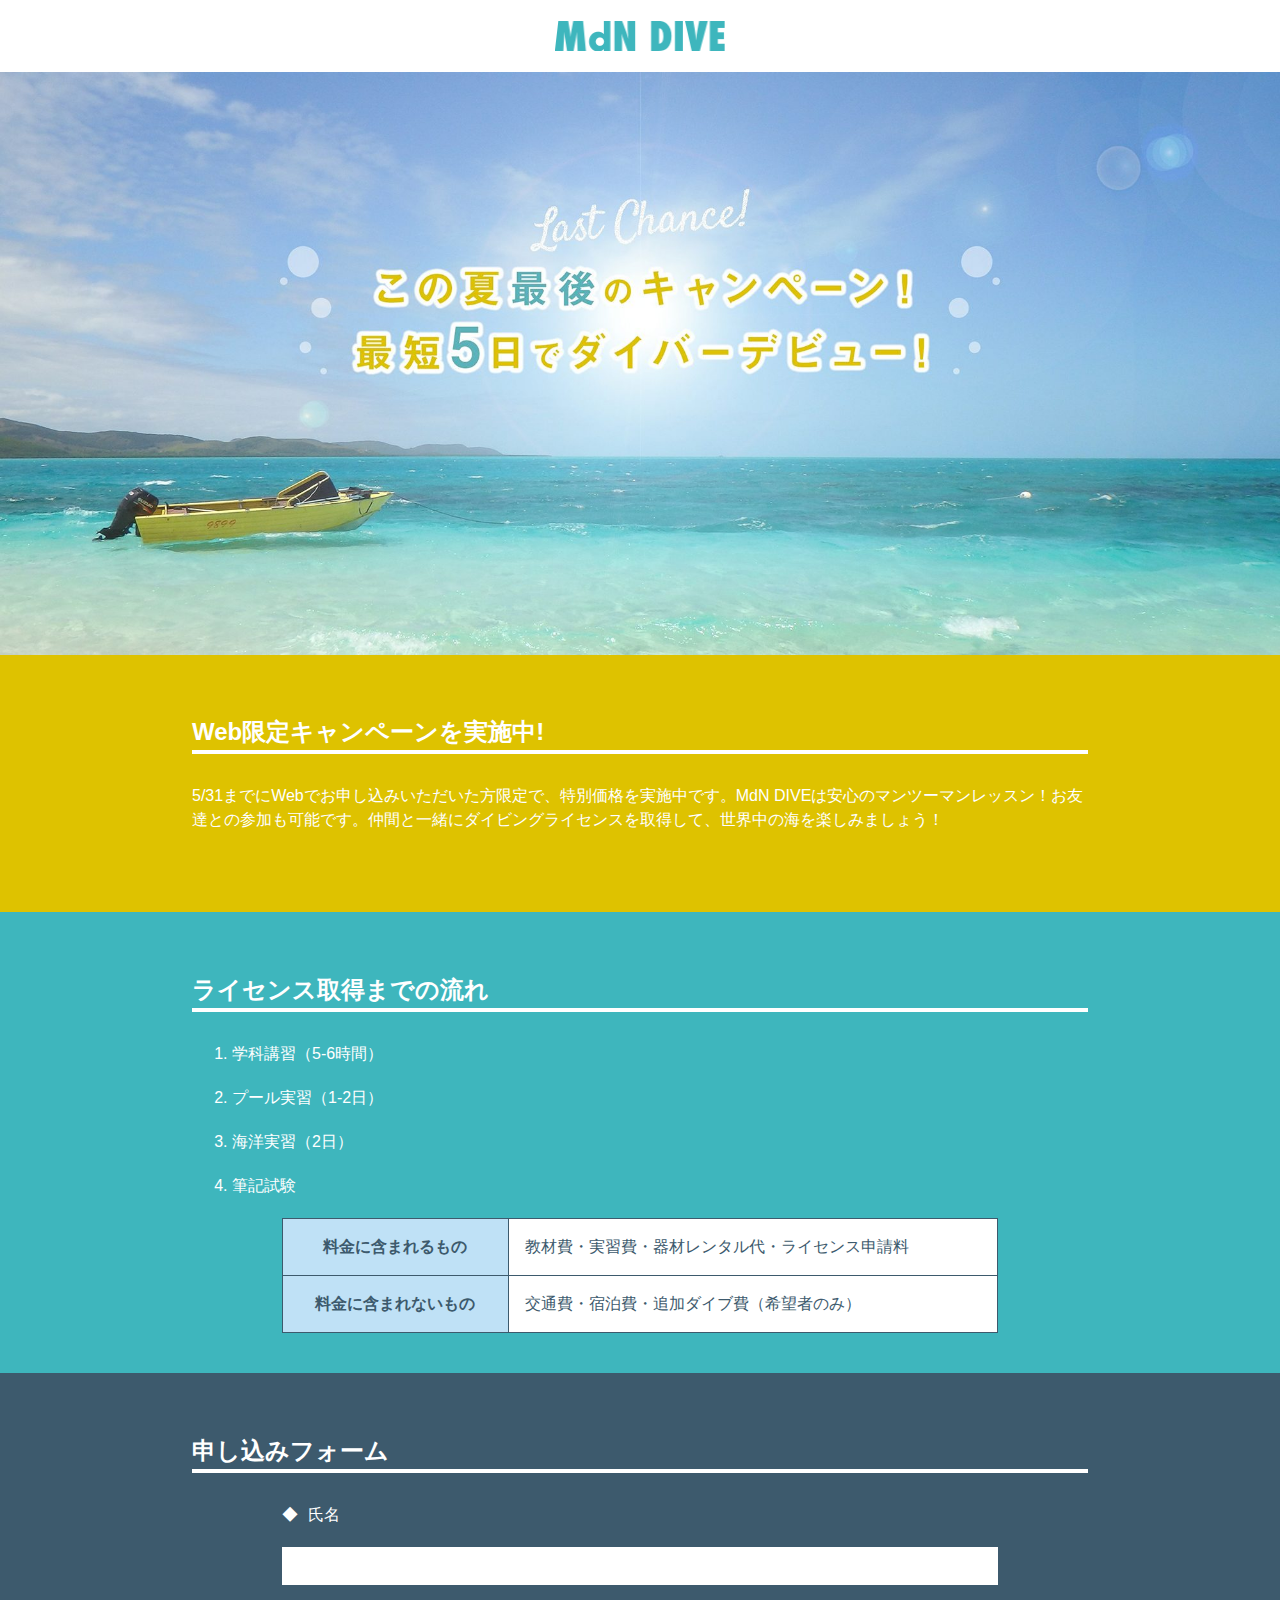
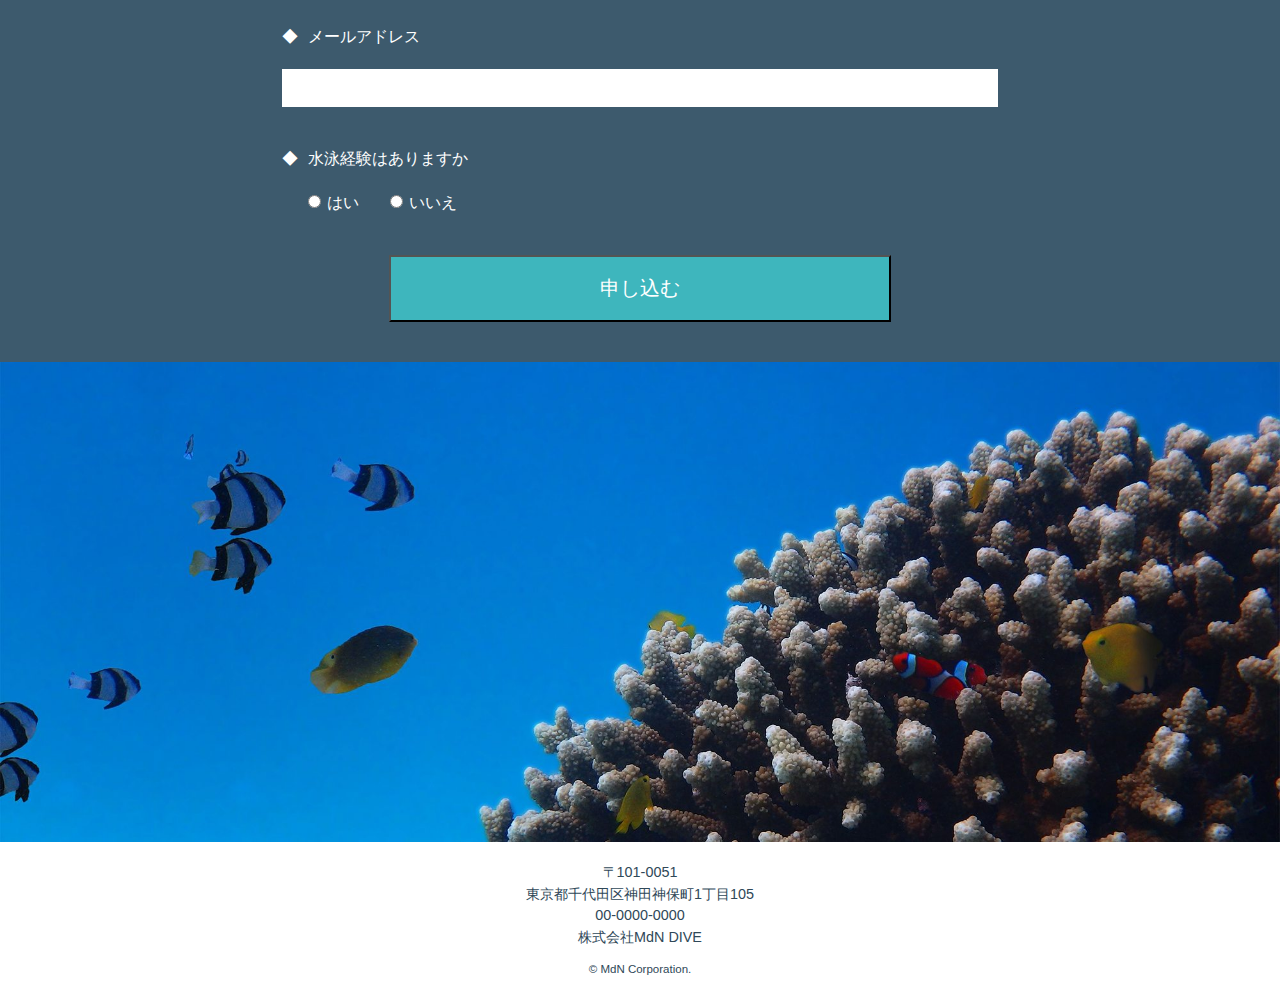
<file: index.html>
<!DOCTYPE html>
<html lang="ja">

<head>
    <meta charset="utf-8">
    <title>
        最短5日でダイバーデビュー! - MdN DIVE
    </title>
    <meta name="description" content="MdN DIVEは千代田区にあるマンツーマンダイビングスクールです。5/31までWeb限定キャンペーンを実施中!">
    <!--descriptionの中身が、titleの下の短い説明の部分にあたる-->
    <link rel="stylesheet" href="css/normalize.css">
    <link rel="stylesheet" href="css/style.css">
</head>

<body>
    <header>
        <h1>
            <img src="img/logo.png" alt="ロゴ：MdN DIVE">
        </h1>
    </header>

    <main>
        <div class="mv-area">
            <img src="img/photo_01.jpg" alt="この夏最後のキャンペーン！最短5日でダイバーデビュー！">
        </div>

        <section>
            <div class="section-inner">
                <h2>
                    Web限定キャンペーンを実施中!
                </h2>
                <p>
                    5/31までにWebでお申し込みいただいた方限定で、特別価格を実施中です。MdN
                    DIVEは安心のマンツーマンレッスン！お友達との参加も可能です。仲間と一緒にダイビングライセンスを取得して、世界中の海を楽しみましょう！
                </p>
            </div>
            <!--innerは内側などの意味であり、よく使う-->
        </section>

        <section>
            <div class="section-inner">
                <h2>ライセンス取得までの流れ</h2>
                <ol>
                    <li>
                        学科講習（5-6時間）
                    </li>
                    <li>
                        プール実習（1-2日）
                    </li>
                    <li>
                        海洋実習（2日）
                    </li>
                    <li>
                        筆記試験
                    </li>
                </ol>
                <!--olの中にもliを利用する-->
                <!--olはナンバリングするもの-->

                <table>
                    <tr>
                        <th>
                            料金に含まれるもの
                        </th>
                        <td>
                            教材費・実習費・器材レンタル代・ライセンス申請料
                        </td>
                    </tr>
                    <tr>
                        <th>
                            料金に含まれないもの
                        </th>
                        <td>
                            交通費・宿泊費・追加ダイブ費（希望者のみ）
                        </td>
                    </tr>
                    <!--tr=table rowの略-->
                </table>
            </div>
        </section>

        <section>
            <div class="section-inner">
                <h2>申し込みフォーム</h2>
                <form action="program.php" method="post">
                    <dl>
                        <dt><label for="user-name">氏名</label></dt>
                        <!--用語-->
                        <dd><input name="user-name" id="user-name" type="text"></dd>
                        <!--説明-->

                        <dt><label for="user-email">メールアドレス</label></dt>
                        <dd><input name="user-email" id="user-email" type="text"></dd>

                        <dt>水泳経験はありますか</dt>
                        <dd>
                            <input type="radio" name="swim" value="はい" id="swim-yes"><label for="swim-yes">はい</label>
                            <input type="radio" name="swim" value="いいえ" id="swim-no"><label for="swim-no">いいえ</label>
                            <!--labelを利用することで、当効果を文字にも導入させることができる-->
                        </dd>
                        <!--返しタグのないものには、かならずと言っていい程に属性が入る-->
                    </dl>
                    <!--Q&Aなど、質問をdt、回答をddとしたりする。dlはその頭。説明リストとして使われる-->
                    <!--主に対になっているものを扱う場合によく使う-->

                    <div class="form-submit">
                        <button name="submit" id="submit" type="submit">申し込む</button>
                    </div>
                </form>
            </div>
        </section>
        <!--見出しがあるところにはセクションを加える-->

        <div class="form-img-area">
            <img src="img/photo_02.jpg" alt="写真：サンゴ礁と熱帯魚">
        </div>
    </main>

    <footer>
        <address>
            〒101-0051<br>
            東京都千代田区神田神保町1丁目105<br>
            00-0000-0000<br>
            株式会社MdN DIVE
        </address>

        <small>&copy; MdN Corporation.</small>
    </footer>
</body>

</html>
</file>
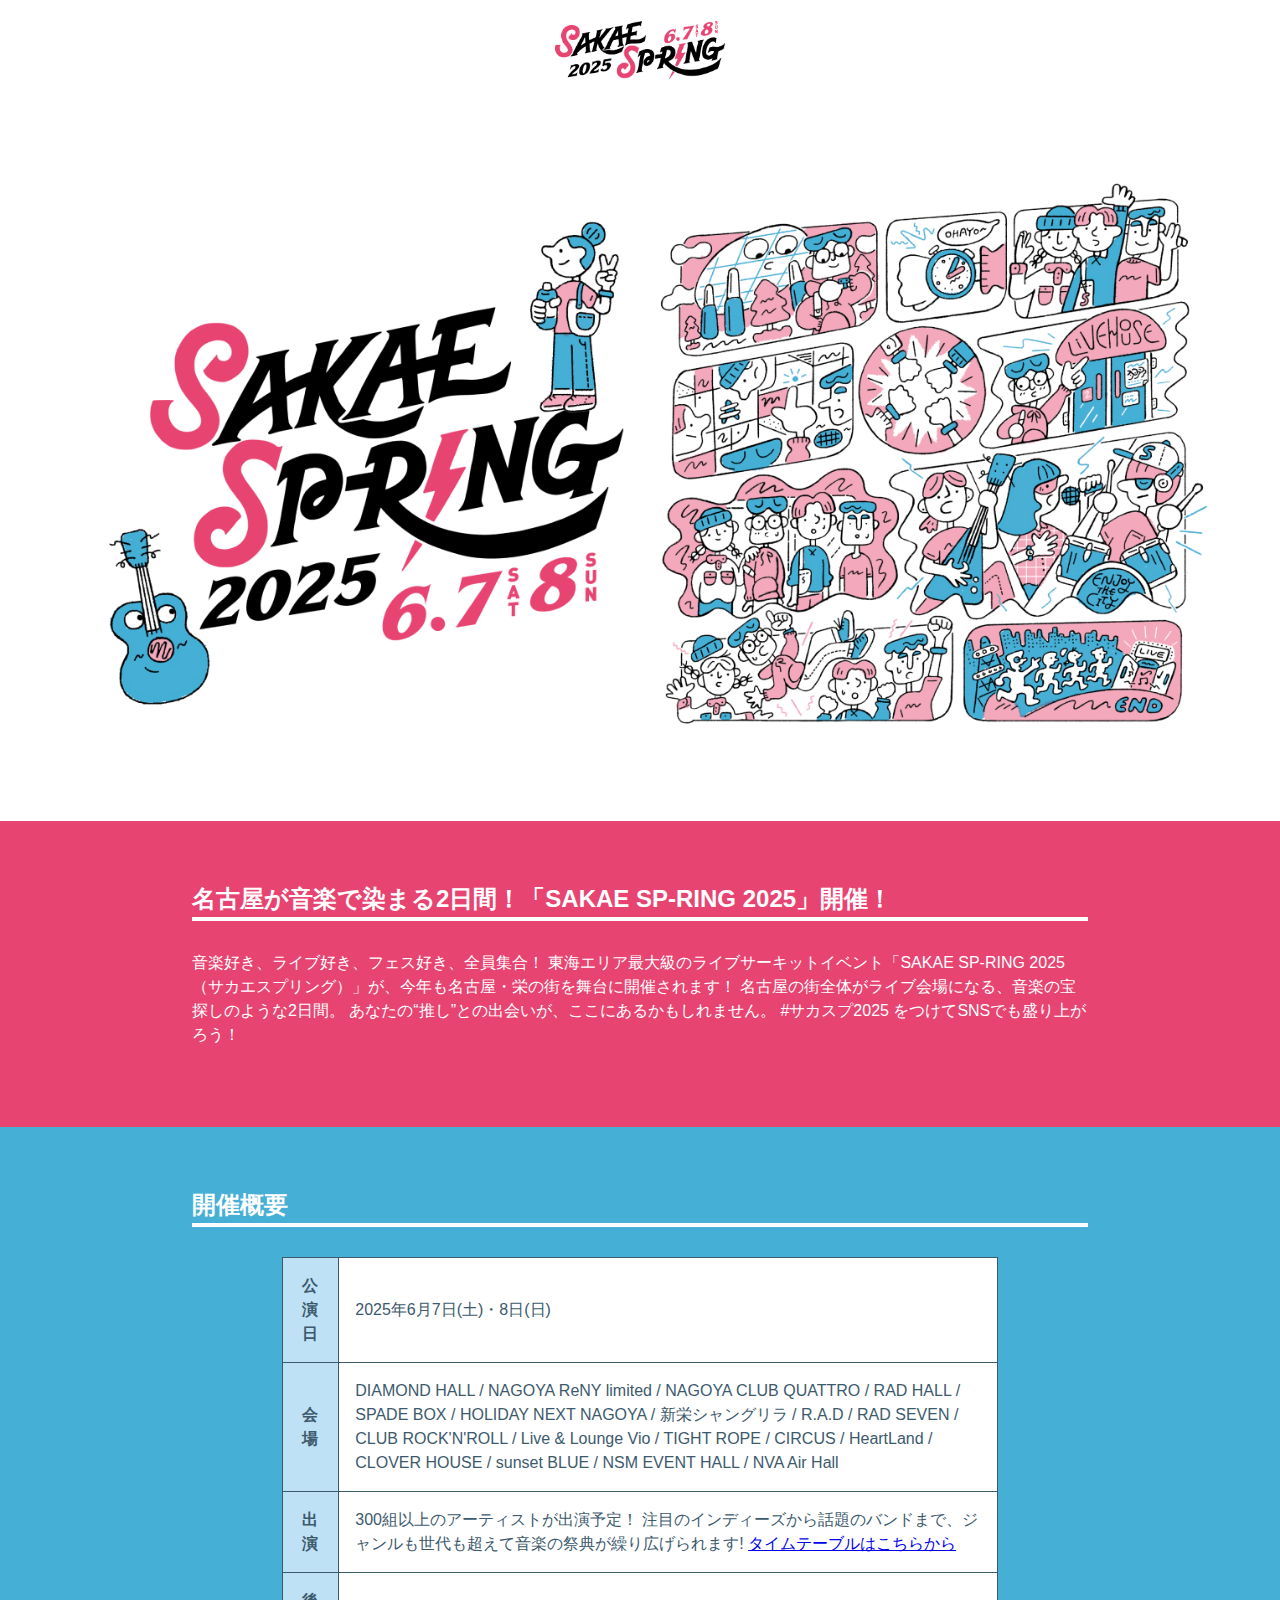
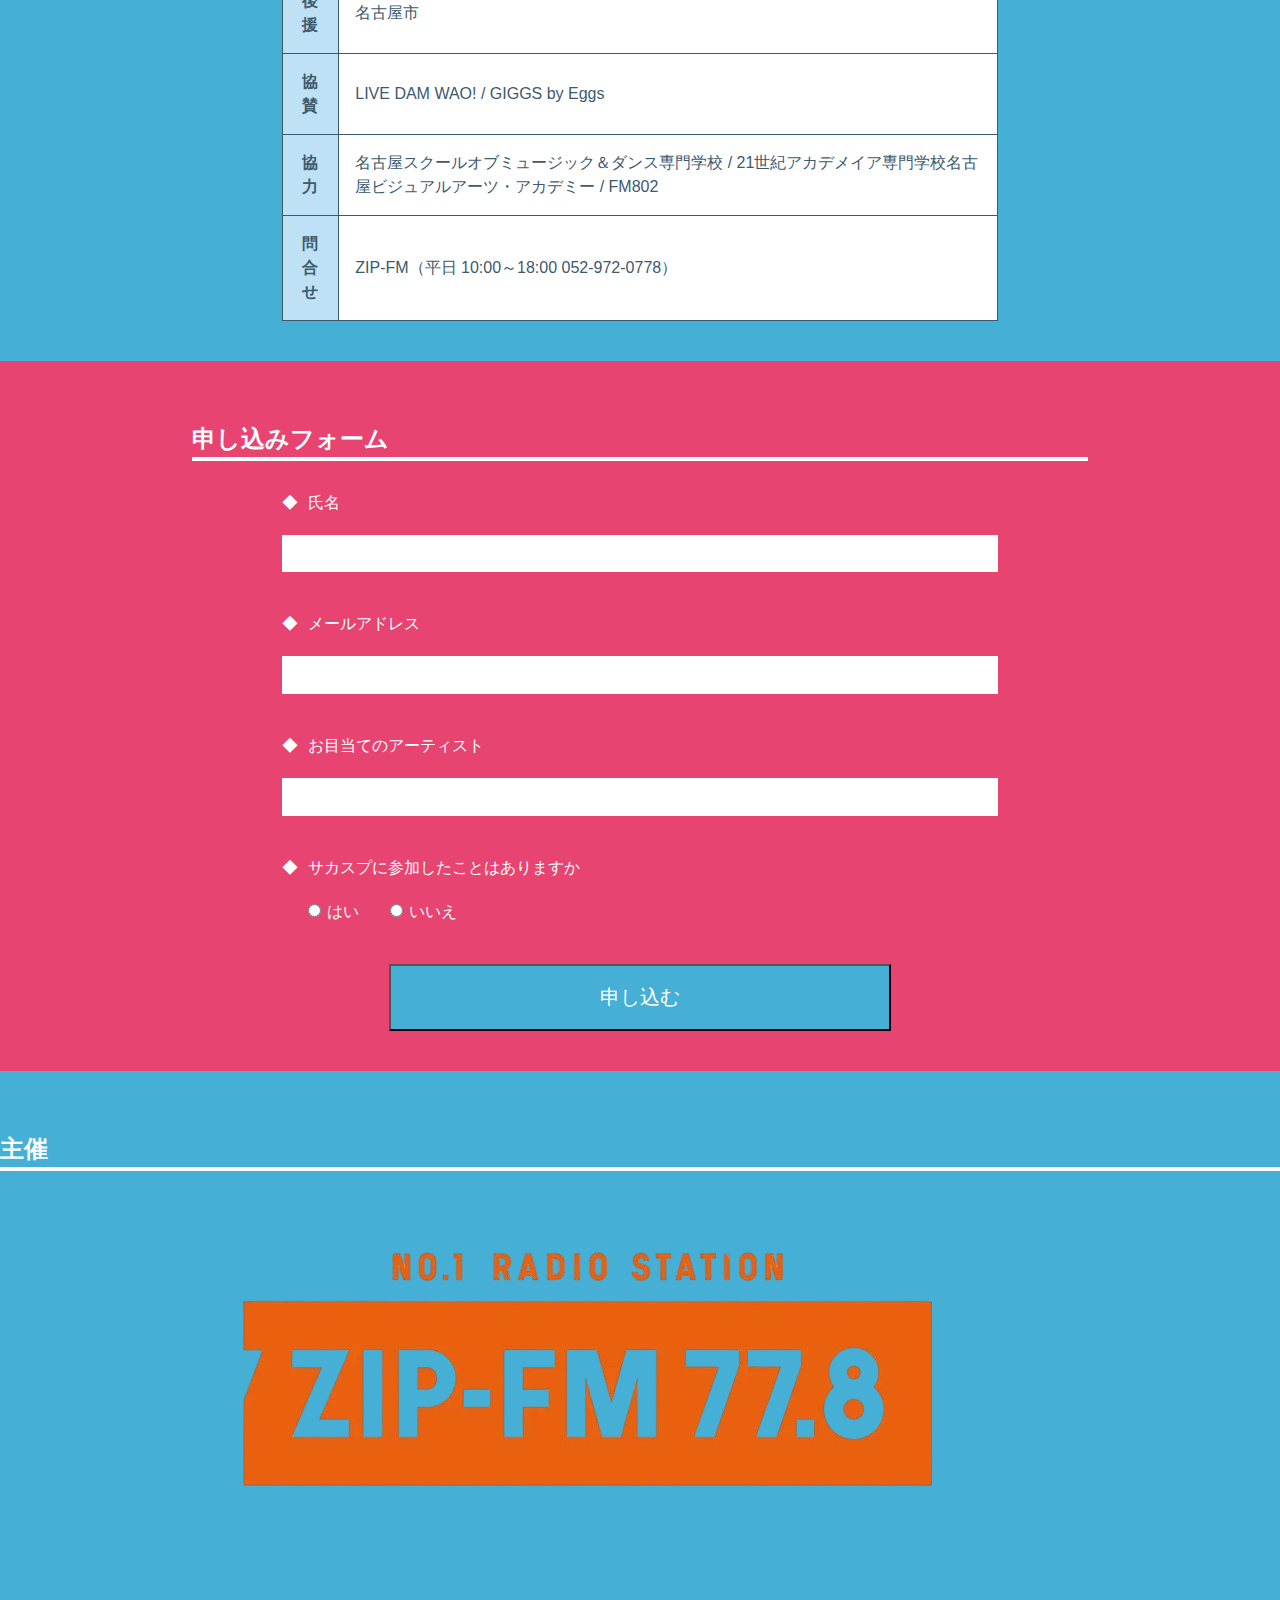
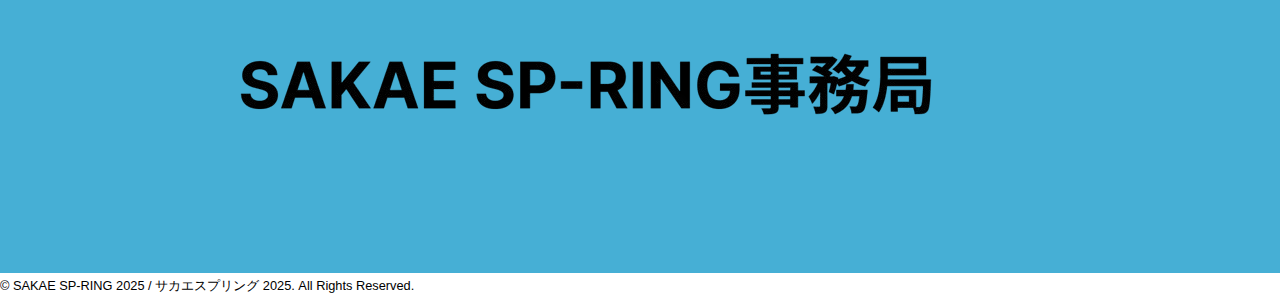
<file: orizinal/index.html>
<!DOCTYPE html>
<html lang="ja">

<head>
    <meta charset="utf-8">
    <title>
        SAKAE SP-RING 2025
    </title>
    <meta name="description" content="MdN DIVEは千代田区にあるマンツーマンダイビングスクールです。5/31までWeb限定キャンペーンを実施中!">
    <link rel="stylesheet" href="css/normalize.css">
    <link rel="stylesheet" href="css/style.css">
</head>

<body>
    <header>
        <h1>
            <img src="img/logo1.png" alt="ロゴ：SAKAE SPRING">
        </h1>
    </header>

    <main>
        <div class="mv-area">
            <img src="img/photo3.png" alt="サカスプ2025">
        </div>

        <section>
            <div class="section-inner">
                <h2>
                    名古屋が音楽で染まる2日間！「SAKAE SP-RING 2025」開催！
                </h2>
                <p>
                    音楽好き、ライブ好き、フェス好き、全員集合！
                    東海エリア最大級のライブサーキットイベント「SAKAE SP-RING 2025（サカエスプリング）」が、今年も名古屋・栄の街を舞台に開催されます！
                    名古屋の街全体がライブ会場になる、音楽の宝探しのような2日間。
                    あなたの“推し”との出会いが、ここにあるかもしれません。
                    #サカスプ2025 をつけてSNSでも盛り上がろう！
                </p>
            </div>
        </section>

        <section>
            <div class="section-inner">
                <h2>開催概要</h2>
                <!-- <ol>
                    <li>
                        学科講習（5-6時間）
                    </li>
                    <li>
                        プール実習（1-2日）
                    </li>
                    <li>
                        海洋実習（2日）
                    </li>
                    <li>
                        筆記試験
                    </li>
                </ol> -->

                <table>
                    <tr>
                        <th>
                            公演日
                        </th>
                        <td>
                            2025年6月7日(土)・8日(日)
                        </td>
                    </tr>
                    <tr>
                        <th>
                            会場
                        </th>
                        <td>
                            DIAMOND HALL / NAGOYA ReNY limited / NAGOYA CLUB QUATTRO / RAD HALL / SPADE BOX / HOLIDAY
                            NEXT NAGOYA / 新栄シャングリラ / R.A.D / RAD SEVEN / CLUB ROCK'N'ROLL / Live & Lounge Vio / TIGHT
                            ROPE / CIRCUS / HeartLand / CLOVER HOUSE / sunset BLUE / NSM EVENT HALL / NVA Air Hall
                        </td>
                    </tr>
                    <tr>
                        <th>
                            出演
                        </th>
                        <td>
                            300組以上のアーティストが出演予定！
                            注目のインディーズから話題のバンドまで、ジャンルも世代も超えて音楽の祭典が繰り広げられます!
                            <a href="img/TimeTable.jpg">タイムテーブルはこちらから</a>
                        </td>
                    </tr>
                    <tr>
                        <th>
                            後援
                        </th>
                        <td>
                            名古屋市
                        </td>
                    </tr>
                    <tr>
                        <th>
                            協賛
                        </th>
                        <td>
                            LIVE DAM WAO! / GIGGS by Eggs
                        </td>
                    </tr>
                    <tr>
                        <th>
                            協力
                        </th>
                        <td>
                            名古屋スクールオブミュージック＆ダンス専門学校 / 21世紀アカデメイア専門学校名古屋ビジュアルアーツ・アカデミー / FM802
                        </td>
                    </tr>
                    <tr>
                        <th>
                            問合せ
                        </th>
                        <td>
                            ZIP-FM（平日 10:00～18:00 052-972-0778）
                        </td>
                    </tr>
                </table>
            </div>
        </section>

        <section>
            <div class="section-inner">
                <h2>申し込みフォーム</h2>
                <form action="program.php" method="post">
                    <dl>
                        <dt><label for="user-name">氏名</label></dt>
                        <dd><input name="user-name" id="user-name" type="text"></dd>

                        <dt><label for="user-email">メールアドレス</label></dt>
                        <dd><input name="user-email" id="user-email" type="text"></dd>

                        <dt><label for="user-artist">お目当てのアーティスト</label></dt>
                        <dd><input name="user-artist" id="user-artist" type="text"></dd>


                        <dt>サカスプに参加したことはありますか</dt>
                        <dd>
                            <input type="radio" name="swim" value="はい" id="swim-yes"><label for="swim-yes">はい</label>
                            <input type="radio" name="swim" value="いいえ" id="swim-no"><label for="swim-no">いいえ</label>
                        </dd>
                    </dl>

                    <div class="form-submit">
                        <button name="submit" id="submit" type="submit">申し込む</button>
                    </div>
                </form>
            </div>
        </section>
        <section>
            <h2>主催</h2>
            <div class="section-inner">
                <img src="img/ZIP-FM.webp" alt="ZIP-FM">
                <img src="img/sakae-zimu.webp" alt="サカエスプリング事務局">
            </div>    
        </section>
    </main>

    <!-- <footer>
        <address>
            〒101-0051<br>
            東京都千代田区神田神保町1丁目105<br>
            00-0000-0000<br>
            株式会社MdN DIVE
        </address> -->

        <small>&copy; SAKAE SP-RING 2025 / サカエスプリング 2025. All Rights Reserved.</small>
    </footer>
</body>

</html>
</file>
<file: css/style.css>
@charset "utf-8";


/*----- 共通設定 -----*/
*{
    box-sizing: border-box;
}


body{
    font-family: "ヒラギノ角ゴ ProN", Meiryo, sans-serif;
    font-weight: 400;
    font-size: 16px;
    line-height: 1.5;
}


img{
    display: block;

}


/*----- HEADER MV -----*/
header img{
    /*タグのスペース開けは親子関係を表す。
    いわゆる、headerのimgって考え方
    セレクタ内部はできる限り簡潔に書くとよき*/
    width: 170px;
    margin: 0 auto;
    /*0 autoは、縦が0、横がオートになっているということ。これによって中心に配置することができるというもの*/
}


.mv-area img{
    width: 100%;
}


/*----- SECTION 共通 -----*/
section{
    width: 100%;
    padding: 40px 0;
}


section:nth-of-type(1){
    /*()の中に数字を入れることで、セクションを上から順に数字として指定できる*/
    background-color: #dec200;
}


section:nth-of-type(2){
    background-color: #3eb6bd;
}


section:nth-of-type(3){
    background-color: #3d5a6d;
}


.section-inner{
    width: 70%;
    margin: 0 auto;
}


h2{
    border-bottom: 4px solid #fff;
    margin-bottom: 30px;
    color: #fff;
}


p{
    margin-bottom: 40px;
    color: #fff;
}


/*----- LIST -----*/
ol li{
    margin-bottom: 20px;
    color: #fff;
}


/*----- TABLE -----*/
table{
    width: 80%;
    margin: 0 auto;
    border-collapse: collapse;
    border-spacing: 0;
    background: #fff;
}


th, td{
    padding: 1em;
    /*1em=1文字のこと*/
    border: 1px solid #3d5a6d;
    color: #3d5a6d;
}


th{
    background-color: #bfe1f6;
}


/*----- FORM(続きは8/28) -----*/
form{
    width: 80%;
    margin: 0 auto;
}


form dt {
    margin-bottom: 20px;
}


form dt,
form label{
    color: #fff;
}


form dt::before{
    content: "◆";
    margin-right: 10px;
}


form dd{
    margin-bottom: 40px;
    margin-left: 0;
}


input{
    width: 100%;
    border: none;
    padding: .5em;
    font-size: 1.1em;
}


input[type="radio"]{
    width: 1em;
    margin-left: 24px;
    margin-right: 4px;
}


button[type="submit"]{
    background-color: #3eb6bd;
    margin: 40px auto 0;
    display: block;
    width: 70%;
    padding: 20px;
    color: #fff;
    font-size: 20px;
}


.form-img-area img{
    width: 100%;
}


/*----- FOOTER -----*/
footer{
    padding: 20px;
    text-align: center;
    font-size: .9em;
}


address{
    font-style: normal;
}


address, small{
    margin-bottom: 10px;
    color:#2f4858;
}





/*htmlはエリアを作ってから中を作りこんでいき、cssは共通設定を先に書いてから、例外的なところに具体的なところを作りこんだり上書きすれば、無駄なコードが少なくなります。 */


/* 念のため、マークアップ言語に基本的なテンプレはない。自由に作って、自分の望む形を作り出す。 */


/* --------------------------------------------------

-------------------------------------------------- */


/* 今から自由に作っていく。 */
/* 今日の日付フォルダの中に新しくファイルを作る。 */
/* 名前を、[original]にしていく。この中にコピペする。 */
</file>
<file: orizinal/css/style.css>
@charset "utf-8";


/*----- 共通設定 -----*/
*{
    box-sizing: border-box;
}


body{
    font-family: "ヒラギノ角ゴ ProN", Meiryo, sans-serif;
    font-weight: 400;
    font-size: 16px;
    line-height: 1.5;
}


img{
    display: block;
}

/*----- HEADER MV -----*/
header img{
    width: 170px;
    margin: 0 auto;
}


.mv-area img{
    width: 100%;
}


/*----- SECTION 共通 -----*/
section{
    width: 100%;
    padding: 40px 0;
}


section:nth-of-type(1){
    background-color: #E84472;
}


section:nth-of-type(2){
    background-color: #46AFD5;
}


section:nth-of-type(3){
    background-color: #E84472;
}

section:nth-of-type(4){
    background-color: #46AFD5;
}



.section-inner{
    width: 70%;
    margin: 0 auto;
}


h2{
    border-bottom: 4px solid #fff;
    margin-bottom: 30px;
    color: #fff;
}


p{
    margin-bottom: 40px;
    color: #fff;
}


/*----- LIST -----*/
ol li{
    margin-bottom: 20px;
    color: #fff;
}


/*----- TABLE -----*/
table{
    width: 80%;
    margin: 0 auto;
    border-collapse: collapse;
    border-spacing: 0;
    background: #fff;
}


th, td{
    padding: 1em;
    border: 1px solid #3d5a6d;
    color: #3d5a6d;
}


th{
    background-color: #bfe1f6;
}


/*----- FORM(続きは8/28) -----*/
form{
    width: 80%;
    margin: 0 auto;
}
 
 
form dt {
    margin-bottom: 20px;
}
 
 
form dt,
form label{
    color: #fff;
}
 
 
form dt::before{
    content: "◆";
    margin-right: 10px;
}
 
 
form dd{
    margin-bottom: 40px;
    margin-left: 0;
}
 
 
input{
    width: 100%;
    border: none;
    padding: .5em;
    font-size: 1.1em;
}
 
 
input[type="radio"]{
    width: 1em;
    margin-left: 24px;
    margin-right: 4px;
}
 
 
button[type="submit"]{
    background-color: #46AFD5;
    margin: 40px auto 0;
    display: block;
    width: 70%;
    padding: 20px;
    color: #fff;
    font-size: 20px;
}
</file>
